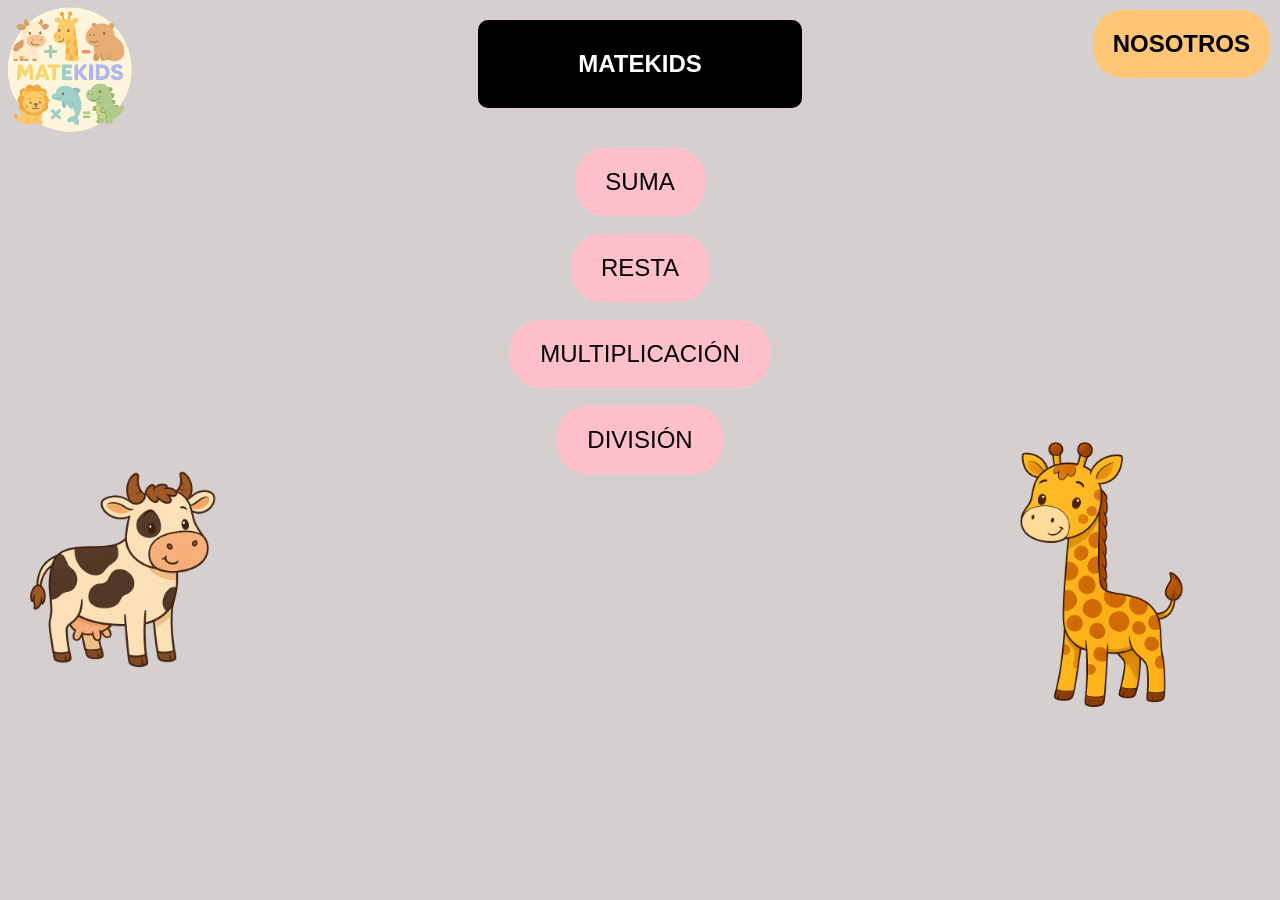
<file: PROYECTO-MATEKIDS/index.html>
<!DOCTYPE html>
<html lang="es">
<head>
    <meta charset="UTF-8">
    <meta name="viewport" content="width=device-width, initial-scale=1.0">
    <title>MATEKIDS</title>
    <link rel="stylesheet" href="index.css" type="text/css">
</head>
<body>
    <a class="nosotros" href="nosotros.html">NOSOTROS</a> <!-- Boton para pantalla de nosotros -->

    <button class="my-button"><b>MATEKIDS</b></button> <!-- Título principal -->

    <div class="Logo">
        <img src="img/logo.png" alt="Logo Matekids">
    </div>

    <div class="botones-container"> <!-- Botones de operaciones -->
        <a class="boton" href="sumas.html">SUMA</a>
        <a class="boton" href="resta.html">RESTA</a>
        <a class="boton" href="multiplicacion.html">MULTIPLICACIÓN</a>
        <a class="boton" href="division.html">DIVISIÓN</a>
    </div>

    <div class="animals"> <!-- Imágenes de animales -->
        <img src="img/vaca.png" alt="Vaca">
        <img src="img/jirafa.png" alt="Jirafa">
    </div>
</body>
</html>
</file>
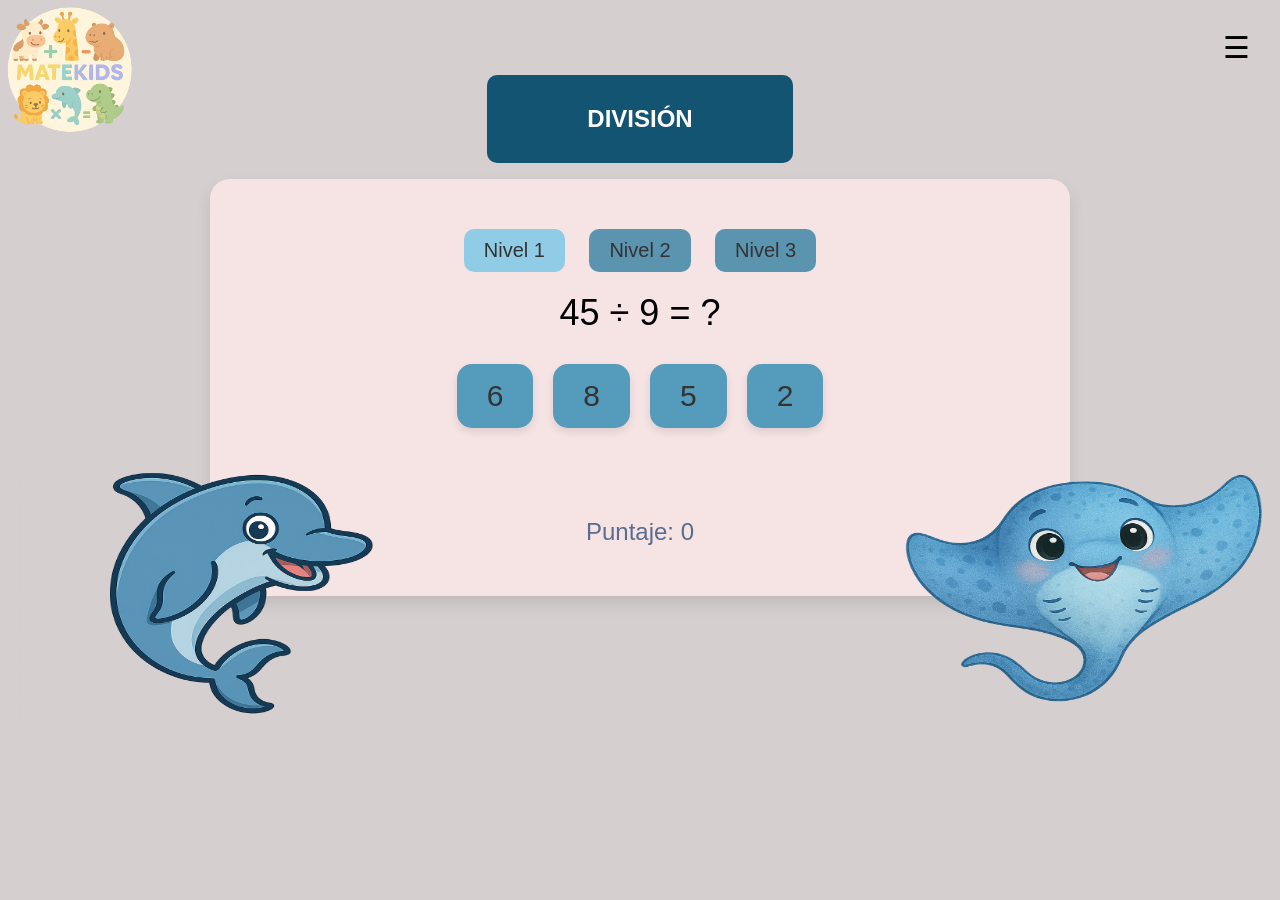
<file: PROYECTO-MATEKIDS/division.html>
<!DOCTYPE html>
<html lang="en">
<head>
    <meta charset="UTF-8">
    <meta name="viewport" content="width=device-width, initial-scale=1.0">
    <link rel="stylesheet" href="division.css" type="text/css">
    <title>MATEKIDS</title>
</head>
<body>
    <!-- Menu de hamburguesa -->
      <nav class="nav">
        <input type="checkbox" id="menu-toggle" class="menu-toggle">
        <label for="menu-toggle" class="menu-icon">&#9776;</label> <!-- icono de menu  -->

        <ul class="menu"> <!-- lista de menu -->
        <li><a href="index.html">Inicio</a></li>
        <li><a href="sumas.html">Suma</a></li>
        <li><a href="resta.html">Resta</a></li>
        <li><a href="multiplicacion.html">Multiplicación</a></li>
        <li><a href="division.html">División</a></li>
        <li><a href="nosotros.html">Nosotros</a></li>
        </ul>
    </nav>

     <button class="my-button5"><b>DIVISIÓN</b></button> <!-- titulo de operacion -->
    <div class="Logo2">
        <img src="img/logo.png" alt=""> <!-- logo de matekids -->
    </div>
    
    <p></p>
    <p></p>

    <div class="container">
        
        <div class="level-selector">
            <button class="level-btn active" data-level="1">Nivel 1</button>
            <button class="level-btn" data-level="2">Nivel 2</button>
            <button class="level-btn" data-level="3">Nivel 3</button>
        </div>
        
        <div class="math-problem" id="problem">6 + 3 = ?</div>
        
        <div class="options" id="options">
            <button class="option">7</button>
            <button class="option">8</button>
            <button class="option">9</button>
            <button class="option">10</button>
        </div>
        
        <div class="message" id="message"></div>
        
        <div class="score" id="score">Puntaje: 0</div>
    </div>
    
     <div class="animals-delfi">
        <img src="img/delfin.png" alt="leon">
        <img src="img/mant.png" alt="palmas">
    </div>

    <script>
        const problemElement = document.getElementById('problem');
        const optionsElement = document.getElementById('options');
        const messageElement = document.getElementById('message');
        const scoreElement = document.getElementById('score');
        const operationButtons = document.querySelectorAll('.operation-btn');
        const levelButtons = document.querySelectorAll('.level-btn');
        
        let currentOperation = 'division';
        let currentLevel = 1;
        let score = 0;
        let correctAnswer = 0;
        
        // Sonidos
        const correctSound = new Audio('sonido/bien.mp3');
        const incorrectSound = new Audio('sonido/mal.mp3');

        // Inicializar el juego
        generateProblem();
        
        // Event listeners para las operaciones
        operationButtons.forEach(button => {
            button.addEventListener('click', () => {
                operationButtons.forEach(btn => btn.classList.remove('active'));
                button.classList.add('active');
                currentOperation = button.getAttribute('data-operation');
                generateProblem();
            });
        });
        
        // Event listeners para los niveles
        levelButtons.forEach(button => {
            button.addEventListener('click', () => {
                levelButtons.forEach(btn => btn.classList.remove('active'));
                button.classList.add('active');
                currentLevel = parseInt(button.getAttribute('data-level'));
                generateProblem();
            });
        });
        
        // Event listener para las opciones de respuesta
        optionsElement.addEventListener('click', (e) => {
            if (e.target.classList.contains('option')) {
                const selectedAnswer = parseInt(e.target.textContent);
                checkAnswer(selectedAnswer);
            }
        });
        
        function generateProblem() {
            let num1, num2, operator, problem;
            
            // Definir rango según el nivel
            let max;
            switch (currentLevel) {
                case 1:
                    max = 10;
                    break;
                case 2:
                    max = 20;
                    break;
                case 3:
                    max = 50;
                    break;
            }
            
            // Generar números aleatorios
            num1 = Math.floor(Math.random() * max) + 1;
            num2 = Math.floor(Math.random() * max) + 1;
            
            // Ajustar para cada operación
            switch (currentOperation) {
                case 'division':
                    // Generar divisiones exactas
                    num2 = Math.floor(Math.random() * 10) + 1;
                    correctAnswer = Math.floor(Math.random() * (max / 2)) + 1;
                    num1 = num2 * correctAnswer;
                    operator = '÷';
                    break;
            }
            
            problem = `${num1} ${operator} ${num2} = ?`;
            problemElement.textContent = problem;
            
            // Generar opciones
            generateOptions(correctAnswer);
            
            // Limpiar mensaje
            messageElement.textContent = '';
            messageElement.className = 'message';
        }
        
        function generateOptions(correct) {
            const options = [correct];
            const range = currentLevel === 1 ? 5 : (currentLevel === 2 ? 10 : 20);
            
            // Generar 3 opciones incorrectas
            while (options.length < 4) {
                const offset = Math.floor(Math.random() * range) + 1;
                const sign = Math.random() < 0.5 ? 1 : -1;
                const newOption = correct + (offset * sign);
                
                if (newOption > 0 && !options.includes(newOption)) {
                    options.push(newOption);
                }
            }
            
            // Mezclar opciones
            shuffleArray(options);
            
            // Actualizar opciones en HTML
            optionsElement.innerHTML = '';
            options.forEach(option => {
                const button = document.createElement('button');
                button.className = 'option';
                button.textContent = option;
                optionsElement.appendChild(button);
            });
        }
        
        function checkAnswer(selected) {
            if (selected === correctAnswer) {
                messageElement.textContent = '¡Correcto!';
                messageElement.className = 'message correct';
                score++;
                scoreElement.textContent = `Puntaje: ${score}`;
                createConfetti();
                correctSound.play();
                
                // Breve pausa antes del siguiente problema
                setTimeout(generateProblem, 1500);
            } else {
                messageElement.textContent = '¡Incorrecto! Intentemos otra operación';
                messageElement.className = 'message incorrect';
                incorrectSound.play();
                
                // Generar una nueva operación después de un error
                setTimeout(generateProblem, 1500);
            }
        }
        
        function createConfetti() {
            for (let i = 0; i < 50; i++) {
                const confetti = document.createElement('div');
                confetti.className = 'confetti';
                confetti.style.left = `${Math.random() * 100}%`;
                confetti.style.backgroundColor = getRandomColor();
                confetti.style.animationDelay = `${Math.random() * 3}s`;
                document.body.appendChild(confetti);
                
                // Eliminar confeti después de la animación
                setTimeout(() => {
                    confetti.remove();
                }, 3000);
            }
        }
        
        function getRandomColor() {
            const colors = ['#ff6b6b', '#4ecdc4', '#ffe66d', '#118ab2', '#06d6a0', '#ffd166', '#ef476f'];
            return colors[Math.floor(Math.random() * colors.length)];
        }
        
        function shuffleArray(array) {
            for (let i = array.length - 1; i > 0; i--) {
                const j = Math.floor(Math.random() * (i + 1));
                [array[i], array[j]] = [array[j], array[i]];
            }
        }
    </script>
</body>
</html>
</file>
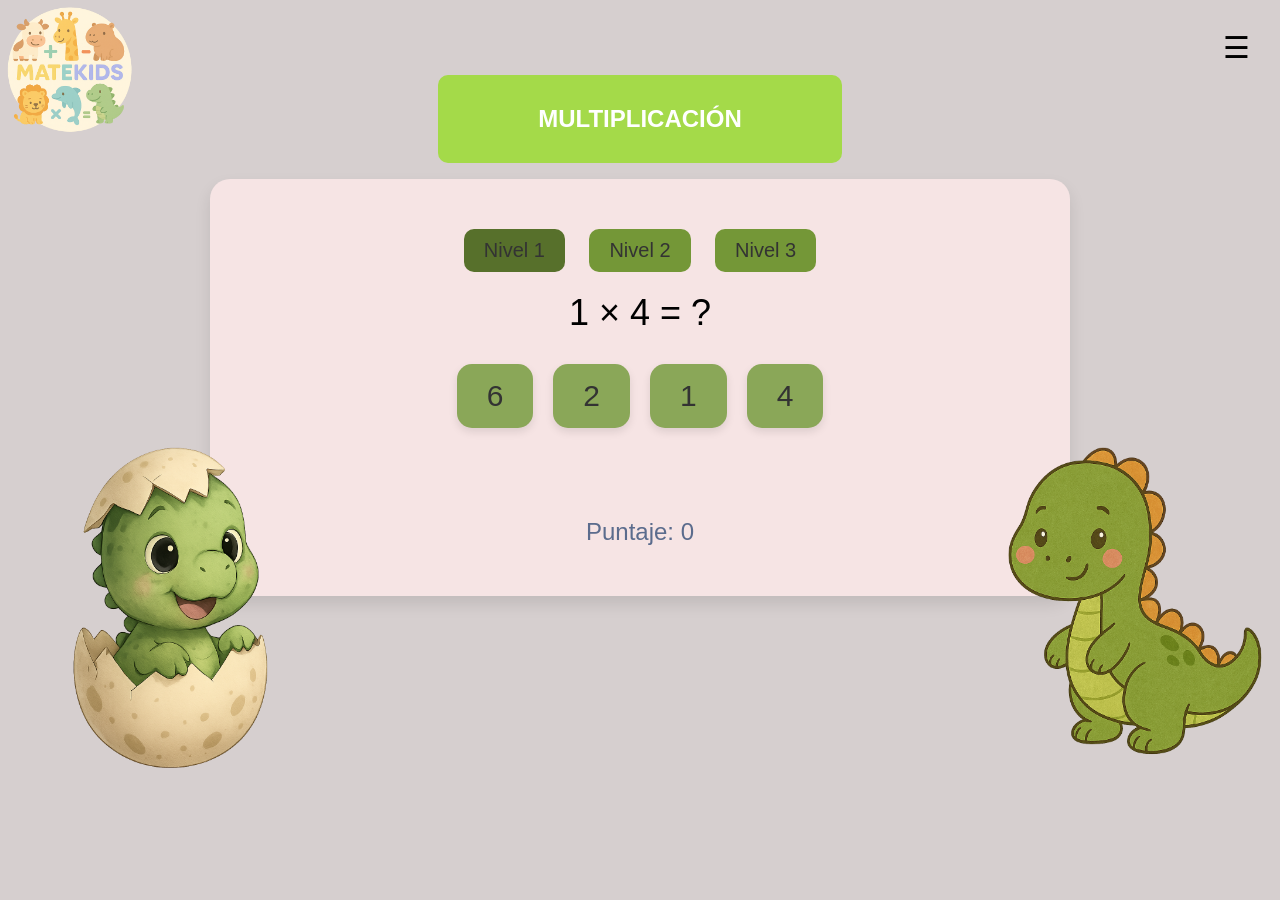
<file: PROYECTO-MATEKIDS/multiplicacion.html>
<!DOCTYPE html>
<html lang="en">
<head>
    <meta charset="UTF-8">
    <meta name="viewport" content="width=device-width, initial-scale=1.0">
    <link rel="stylesheet" href="multiplicacion.css" type="text/css">
    <title>MATEKIDS</title>
</head>
<body>
    
      <!-- Menu de hamburguesa -->
      <nav class="nav">
        <input type="checkbox" id="menu-toggle" class="menu-toggle">
        <label for="menu-toggle" class="menu-icon">&#9776;</label> <!-- icono de menu  -->

        <ul class="menu"> <!-- lista de menu -->
        <li><a href="index.html">Inicio</a></li>
        <li><a href="sumas.html">Suma</a></li>
        <li><a href="resta.html">Resta</a></li>
        <li><a href="multiplicacion.html">Multiplicación</a></li>
        <li><a href="division.html">División</a></li>
        <li><a href="nosotros.html">Nosotros</a></li>
        </ul>
    </nav>

     <button class="my-button4"><b>MULTIPLICACIÓN</b></button> <!-- titulo de operacion -->
    <div class="Logo2">
        <img src="img/logo.png" alt=""> <!-- logo de matekids -->
    </div>
    
    <p></p>
    <p></p>
    <div class="container">
        
        <div class="level-selector">
            <button class="level-btn active" data-level="1">Nivel 1</button>
            <button class="level-btn" data-level="2">Nivel 2</button>
            <button class="level-btn" data-level="3">Nivel 3</button>
        </div>
        
        <div class="math-problem" id="problem">6 + 3 = ?</div>
        
        <div class="options" id="options">
            <button class="option">7</button>
            <button class="option">8</button>
            <button class="option">9</button>
            <button class="option">10</button>
        </div>
        
        <div class="message" id="message"></div>
        
        <div class="score" id="score">Puntaje: 0</div>
    </div>
    
    <div class="animals-dino">
        <img src="img/dino1.png" alt="Vaca">
        <img src="img/dino2.png" alt="Jirafa">
    </div>

    <script>
        const problemElement = document.getElementById('problem');
        const optionsElement = document.getElementById('options');
        const messageElement = document.getElementById('message');
        const scoreElement = document.getElementById('score');
        const operationButtons = document.querySelectorAll('.operation-btn');
        const levelButtons = document.querySelectorAll('.level-btn');
        
        let currentOperation = 'multiplicacion';
        let currentLevel = 1;
        let score = 0;
        let correctAnswer = 0;
        
        // Sonidos
        const correctSound = new Audio('sonido/bien.mp3');
        const incorrectSound = new Audio('sonido/mal.mp3');

        // Inicializar el juego
        generateProblem();
        
        // Event listeners para las operaciones
        operationButtons.forEach(button => {
            button.addEventListener('click', () => {
                operationButtons.forEach(btn => btn.classList.remove('active'));
                button.classList.add('active');
                currentOperation = button.getAttribute('data-operation');
                generateProblem();
            });
        });
        
        // Event listeners para los niveles
        levelButtons.forEach(button => {
            button.addEventListener('click', () => {
                levelButtons.forEach(btn => btn.classList.remove('active'));
                button.classList.add('active');
                currentLevel = parseInt(button.getAttribute('data-level'));
                generateProblem();
            });
        });
        
        // Event listener para las opciones de respuesta
        optionsElement.addEventListener('click', (e) => {
            if (e.target.classList.contains('option')) {
                const selectedAnswer = parseInt(e.target.textContent);
                checkAnswer(selectedAnswer);
            }
        });
        
        function generateProblem() {
            let num1, num2, operator, problem;
            
            // Definir rango según el nivel
            let max;
            switch (currentLevel) {
                case 1:
                    max = 10;
                    break;
                case 2:
                    max = 20;
                    break;
                case 3:
                    max = 50;
                    break;
            }
            
            // Generar números aleatorios
            num1 = Math.floor(Math.random() * max) + 1;
            num2 = Math.floor(Math.random() * max) + 1;
            
            // Ajustar para cada operación
            switch (currentOperation) {
                case 'multiplicacion':
                    // Reducir rango para multiplicación
                    num1 = Math.floor(Math.random() * (max / 2)) + 1;
                    num2 = Math.floor(Math.random() * (max / 2)) + 1;
                    operator = '×';
                    correctAnswer = num1 * num2;
                    break;
            }
            
            problem = `${num1} ${operator} ${num2} = ?`;
            problemElement.textContent = problem;
            
            // Generar opciones
            generateOptions(correctAnswer);
            
            // Limpiar mensaje
            messageElement.textContent = '';
            messageElement.className = 'message';
        }
        
        function generateOptions(correct) {
            const options = [correct];
            const range = currentLevel === 1 ? 5 : (currentLevel === 2 ? 10 : 20);
            
            // Generar 3 opciones incorrectas
            while (options.length < 4) {
                const offset = Math.floor(Math.random() * range) + 1;
                const sign = Math.random() < 0.5 ? 1 : -1;
                const newOption = correct + (offset * sign);
                
                if (newOption > 0 && !options.includes(newOption)) {
                    options.push(newOption);
                }
            }
            
            // Mezclar opciones
            shuffleArray(options);
            
            // Actualizar opciones en HTML
            optionsElement.innerHTML = '';
            options.forEach(option => {
                const button = document.createElement('button');
                button.className = 'option';
                button.textContent = option;
                optionsElement.appendChild(button);
            });
        }
        
        function checkAnswer(selected) {
            if (selected === correctAnswer) {
                messageElement.textContent = '¡Correcto!';
                messageElement.className = 'message correct';
                score++;
                scoreElement.textContent = `Puntaje: ${score}`;
                createConfetti();
                correctSound.play();
                
                // Breve pausa antes del siguiente problema
                setTimeout(generateProblem, 1500);
            } else {
                messageElement.textContent = '¡Incorrecto! Intentemos otra operación';
                messageElement.className = 'message incorrect';
                incorrectSound.play();
                
                // Generar una nueva operación después de un error
                setTimeout(generateProblem, 1500);
            }
        }
        
        function createConfetti() {
            for (let i = 0; i < 50; i++) {
                const confetti = document.createElement('div');
                confetti.className = 'confetti';
                confetti.style.left = `${Math.random() * 100}%`;
                confetti.style.backgroundColor = getRandomColor();
                confetti.style.animationDelay = `${Math.random() * 3}s`;
                document.body.appendChild(confetti);
                
                // Eliminar confeti después de la animación
                setTimeout(() => {
                    confetti.remove();
                }, 3000);
            }
        }
        
        function getRandomColor() {
            const colors = ['#ff6b6b', '#4ecdc4', '#ffe66d', '#118ab2', '#06d6a0', '#ffd166', '#ef476f'];
            return colors[Math.floor(Math.random() * colors.length)];
        }
        
        function shuffleArray(array) {
            for (let i = array.length - 1; i > 0; i--) {
                const j = Math.floor(Math.random() * (i + 1));
                [array[i], array[j]] = [array[j], array[i]];
            }
        }
    </script>
</body>
</html>
</file>
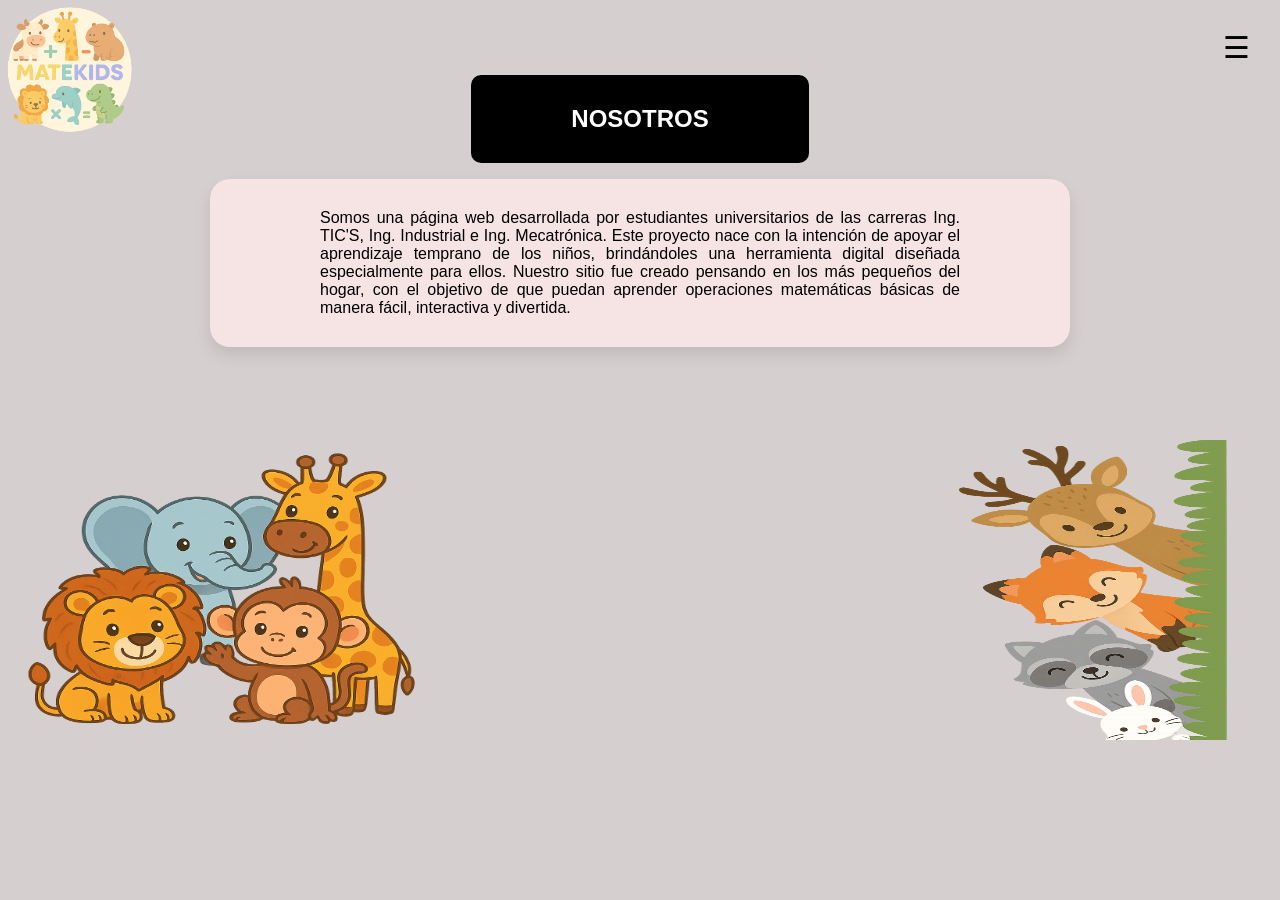
<file: PROYECTO-MATEKIDS/nosotros.html>
<!DOCTYPE html>
<html lang="en">
<head>
    <meta charset="UTF-8">
    <meta name="viewport" content="width=device-width, initial-scale=1.0">
    <link rel="stylesheet" href="nosotros.css" type="text/css">
    <title>MATEKIDS</title>
</head>
<body>

      <!-- Menu de hamburguesa -->
      <nav class="nav">
        <input type="checkbox" id="menu-toggle" class="menu-toggle">
        <label for="menu-toggle" class="menu-icon">&#9776;</label> <!-- icono de menu  -->

        <ul class="menu"> <!-- lista de menu -->
        <li><a href="index.html">Inicio</a></li>
        <li><a href="sumas.html">Suma</a></li>
        <li><a href="resta.html">Resta</a></li>
        <li><a href="multiplicacion.html">Multiplicación</a></li>
        <li><a href="division.html">División</a></li>
        <li><a href="nosotros.html">Nosotros</a></li>
        </ul>
    </nav>

     <button class="my-button6"><b>NOSOTROS</b></button> <!-- titulo de operacion -->
    <div class="Logo2">
        <img src="img/logo.png" alt=""> <!-- logo de matekids -->
    </div>
    
    <p></p>
    <p></p>
    
    <div class="container">
        
       <p class="parrafo">Somos una página web desarrollada por estudiantes universitarios de las carreras Ing. TIC'S, Ing. Industrial e Ing. Mecatrónica.
          Este proyecto nace con la intención de apoyar el aprendizaje temprano de los niños, brindándoles una herramienta digital diseñada especialmente para ellos.
          Nuestro sitio fue creado pensando en los más pequeños del hogar, con el objetivo de que puedan aprender operaciones matemáticas básicas de manera fácil, interactiva y divertida.
        </p> 
    </div>

   
        
 
    
    <div class="animals-ani">
        <img src="img/animales.png" alt="animales">
        <img src="img/animalitos2.png" alt="animales2">
    </div>
        
</body>
</html>
</file>
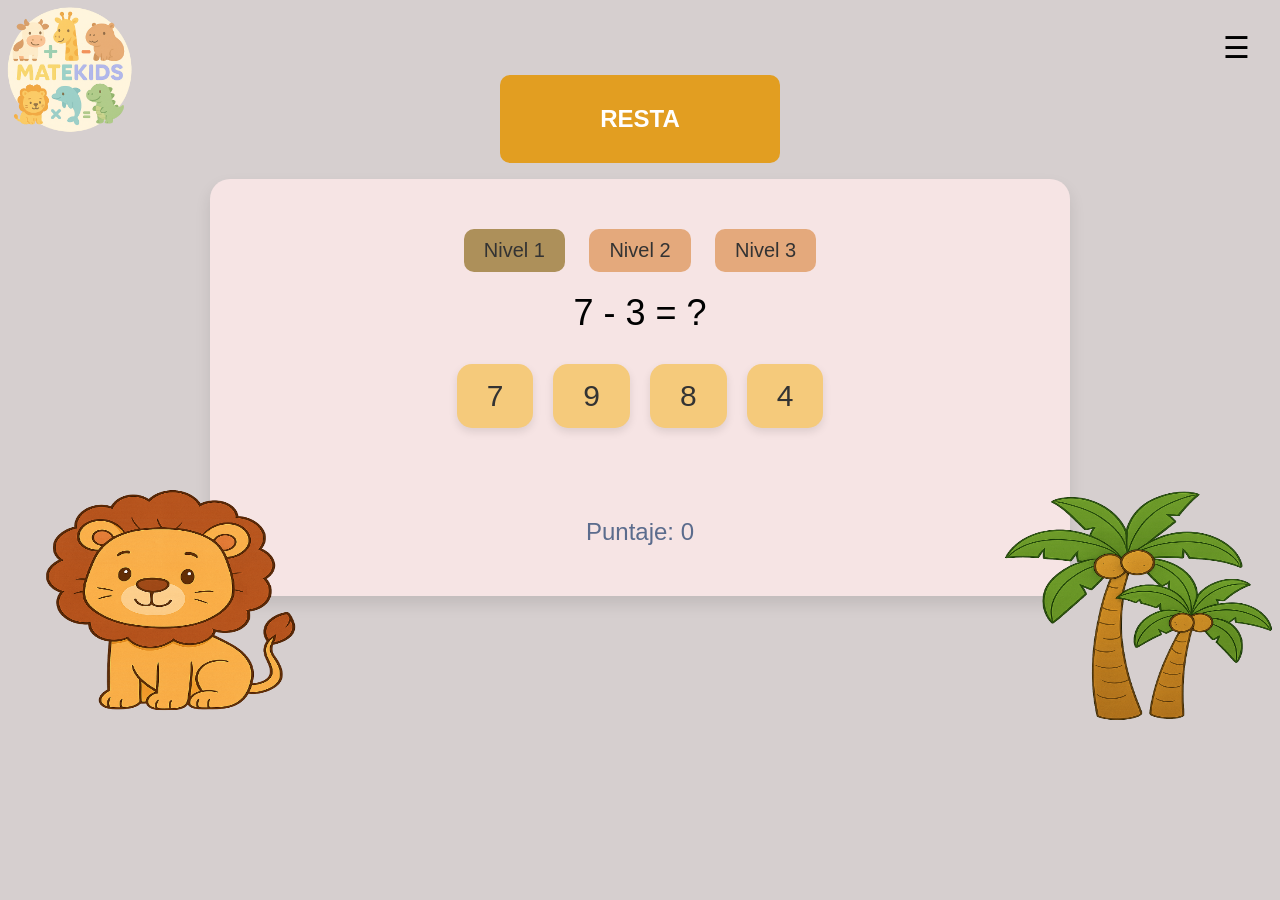
<file: PROYECTO-MATEKIDS/resta.html>
<!DOCTYPE html>
<html lang="en">
<head>
    <meta charset="UTF-8">
    <meta name="viewport" content="width=device-width, initial-scale=1.0">
    <link rel="stylesheet" href="resta.css" type="text/css">
    <title>MATEKIDS</title>
</head>
<body>

    <!-- Menu de hamburguesa -->
      <nav class="nav">
        <input type="checkbox" id="menu-toggle" class="menu-toggle">
        <label for="menu-toggle" class="menu-icon">&#9776;</label> <!-- icono de menu  -->

        <ul class="menu"> <!-- lista de menu -->
        <li><a href="index.html">Inicio</a></li>
        <li><a href="sumas.html">Suma</a></li>
        <li><a href="resta.html">Resta</a></li>
        <li><a href="multiplicacion.html">Multiplicación</a></li>
        <li><a href="division.html">División</a></li>
        <li><a href="nosotros.html">Nosotros</a></li>
        </ul>
    </nav>

     <button class="my-button3"><b>RESTA</b></button> <!-- titulo de operacion -->
    <div class="Logo2">
        <img src="img/logo.png" alt=""> <!-- logo de matekids -->
    </div>
    
    <p></p>
    <p></p>
    <div class="container">
        
        <div class="level-selector">
            <button class="level-btn active" data-level="1">Nivel 1</button>
            <button class="level-btn" data-level="2">Nivel 2</button>
            <button class="level-btn" data-level="3">Nivel 3</button>
        </div>
        
        <div class="math-problem" id="problem">6 - 3 = ?</div>
        
        <div class="options" id="options">
            <button class="option">7</button>
            <button class="option">8</button>
            <button class="option">9</button>
            <button class="option">10</button>
        </div>
        
        <div class="message" id="message"></div>
        
        <div class="score" id="score">Puntaje: 0</div>
    </div>

     <div class="animals-leon">
        <img src="img/leon.png" alt="leon">
        <img src="img/palmas.png" alt="palmas">
    </div>
    

    <script>
        const problemElement = document.getElementById('problem');
        const optionsElement = document.getElementById('options');
        const messageElement = document.getElementById('message');
        const scoreElement = document.getElementById('score');
        const operationButtons = document.querySelectorAll('.operation-btn');
        const levelButtons = document.querySelectorAll('.level-btn');
        
        let currentOperation = 'resta';
        let currentLevel = 1;
        let score = 0;
        let correctAnswer = 0;
        
        // Sonidos
        const correctSound = new Audio('sonido/bien.mp3');
        const incorrectSound = new Audio('sonido/mal.mp3');

        // Inicializar el juego
        generateProblem();
        
        // Event listeners para las operaciones
        operationButtons.forEach(button => {
            button.addEventListener('click', () => {
                operationButtons.forEach(btn => btn.classList.remove('active'));
                button.classList.add('active');
                currentOperation = button.getAttribute('data-operation');
                generateProblem();
            });
        });
        
        // Event listeners para los niveles
        levelButtons.forEach(button => {
            button.addEventListener('click', () => {
                levelButtons.forEach(btn => btn.classList.remove('active'));
                button.classList.add('active');
                currentLevel = parseInt(button.getAttribute('data-level'));
                generateProblem();
            });
        });
        
        // Event listener para las opciones de respuesta
        optionsElement.addEventListener('click', (e) => {
            if (e.target.classList.contains('option')) {
                const selectedAnswer = parseInt(e.target.textContent);
                checkAnswer(selectedAnswer);
            }
        });
        
        function generateProblem() {
            let num1, num2, operator, problem;
            
            // Definir rango según el nivel
            let max;
            switch (currentLevel) {
                case 1:
                    max = 10;
                    break;
                case 2:
                    max = 20;
                    break;
                case 3:
                    max = 50;
                    break;
            }
            
            // Generar números aleatorios
            num1 = Math.floor(Math.random() * max) + 1;
            num2 = Math.floor(Math.random() * max) + 1;
            
            // Ajustar para cada operación
            switch (currentOperation) {
                case 'resta':
                    if (num1 < num2) {
                        [num1, num2] = [num2, num1]; // Asegurar que la resta sea positiva
                    }
                    operator = '-';
                    correctAnswer = num1 - num2;
                    break;
            }
            
            problem = `${num1} ${operator} ${num2} = ?`;
            problemElement.textContent = problem;
            
            // Generar opciones
            generateOptions(correctAnswer);
            
            // Limpiar mensaje
            messageElement.textContent = '';
            messageElement.className = 'message';
        }
        
        function generateOptions(correct) {
            const options = [correct];
            const range = currentLevel === 1 ? 5 : (currentLevel === 2 ? 10 : 20);
            
            // Generar 3 opciones incorrectas
            while (options.length < 4) {
                const offset = Math.floor(Math.random() * range) + 1;
                const sign = Math.random() < 0.5 ? 1 : -1;
                const newOption = correct + (offset * sign);
                
                if (newOption > 0 && !options.includes(newOption)) {
                    options.push(newOption);
                }
            }
            
            // Mezclar opciones
            shuffleArray(options);
            
            // Actualizar opciones en HTML
            optionsElement.innerHTML = '';
            options.forEach(option => {
                const button = document.createElement('button');
                button.className = 'option';
                button.textContent = option;
                optionsElement.appendChild(button);
            });
        }
        
        function checkAnswer(selected) {
            if (selected === correctAnswer) {
                messageElement.textContent = '¡Correcto!';
                messageElement.className = 'message correct';
                score++;
                scoreElement.textContent = `Puntaje: ${score}`;
                createConfetti();
                correctSound.play();
                
                // Breve pausa antes del siguiente problema
                setTimeout(generateProblem, 1500);
            } else {
                messageElement.textContent = '¡Incorrecto! Intentemos otra operación';
                messageElement.className = 'message incorrect';
                incorrectSound.play();
                
                // Generar una nueva operación después de un error
                setTimeout(generateProblem, 1500);
            }
        }
        
        function createConfetti() {
            for (let i = 0; i < 50; i++) {
                const confetti = document.createElement('div');
                confetti.className = 'confetti';
                confetti.style.left = `${Math.random() * 100}%`;
                confetti.style.backgroundColor = getRandomColor();
                confetti.style.animationDelay = `${Math.random() * 3}s`;
                document.body.appendChild(confetti);
                
                // Eliminar confeti después de la animación
                setTimeout(() => {
                    confetti.remove();
                }, 3000);
            }
        }
        
        function getRandomColor() {
            const colors = ['#ff6b6b', '#4ecdc4', '#ffe66d', '#118ab2', '#06d6a0', '#ffd166', '#ef476f'];
            return colors[Math.floor(Math.random() * colors.length)];
        }
        
        function shuffleArray(array) {
            for (let i = array.length - 1; i > 0; i--) {
                const j = Math.floor(Math.random() * (i + 1));
                [array[i], array[j]] = [array[j], array[i]];
            }
        }
    </script>
</body>
</html>
</file>
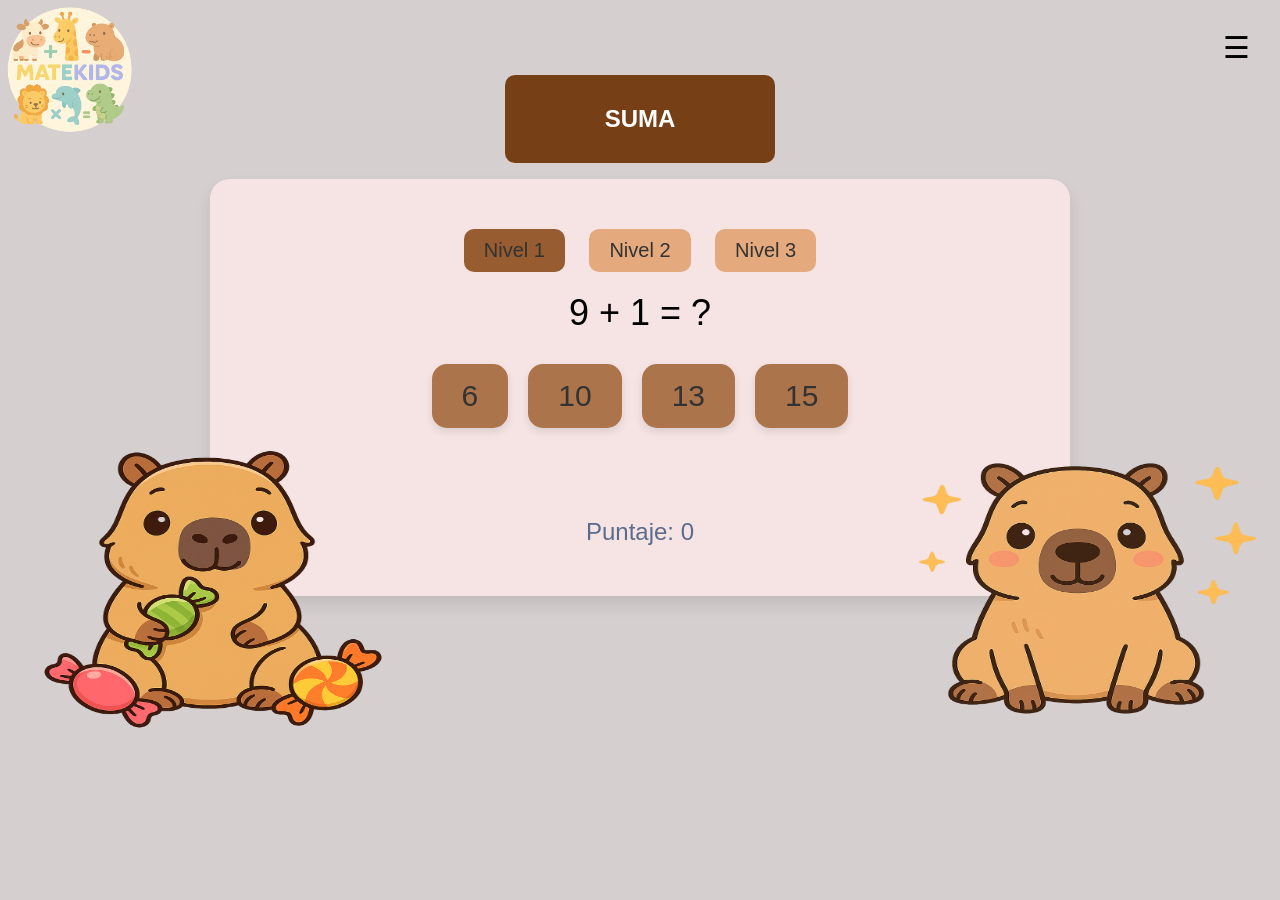
<file: PROYECTO-MATEKIDS/sumas.html>
<!DOCTYPE html>
<html lang="en">
<head>
    <meta charset="UTF-8">
    <meta name="viewport" content="width=device-width, initial-scale=1.0">
    <link rel="stylesheet" href="sumas.css" type="text/css">
    <title>MATEKIDS</title>
</head>
<body>

      <!-- Menu de hamburguesa -->
      <nav class="nav">
        <input type="checkbox" id="menu-toggle" class="menu-toggle">
        <label for="menu-toggle" class="menu-icon">&#9776;</label> <!-- icono de menu  -->

        <ul class="menu"> <!-- lista de menu -->
        <li><a href="index.html">Inicio</a></li>
        <li><a href="sumas.html">Suma</a></li>
        <li><a href="resta.html">Resta</a></li>
        <li><a href="multiplicacion.html">Multiplicación</a></li>
        <li><a href="division.html">División</a></li>
        <li><a href="nosotros.html">Nosotros</a></li>
        </ul>
    </nav>

     <button class="my-button2"><b>SUMA</b></button> <!-- titulo de operacion -->
    <div class="Logo2">
        <img src="img/logo.png" alt=""> <!-- logo de matekids -->
    </div>
    
    <p></p>
    <p></p>
    
    <div class="container">
        
        

        <div class="level-selector">
            <button class="level-btn active" data-level="1">Nivel 1</button>
            <button class="level-btn" data-level="2">Nivel 2</button>
            <button class="level-btn" data-level="3">Nivel 3</button>
        </div>
        
   
        
        <div class="math-problem" id="problem">6 + 3 = ?</div>
        
        <div class="options" id="options">
            <button class="option">7</button>
            <button class="option">8</button>
            <button class="option">9</button>
            <button class="option">10</button>
        </div>
        
        <div class="message" id="message"></div>
        
        <div class="score" id="score">Puntaje: 0</div>
    </div>
    
    <div class="animals-capi">
        <img src="img/capibara1.png" alt="Vaca">
        <img src="img/caoibara2.png" alt="Jirafa">
    </div>
    
 

    <script>
        const problemElement = document.getElementById('problem');
        const optionsElement = document.getElementById('options');
        const messageElement = document.getElementById('message');
        const scoreElement = document.getElementById('score');
        const operationButtons = document.querySelectorAll('.operation-btn');
        const levelButtons = document.querySelectorAll('.level-btn');
        
        let currentOperation = 'suma';
        let currentLevel = 1;
        let score = 0;
        let correctAnswer = 0;
        
        // Sonidos
        const correctSound = new Audio('sonido/bien.mp3');
        const incorrectSound = new Audio('sonido/mal.mp3');

        // Inicializar el juego
        generateProblem();
        
        // Event listeners para las operaciones
        operationButtons.forEach(button => {
            button.addEventListener('click', () => {
                operationButtons.forEach(btn => btn.classList.remove('active'));
                button.classList.add('active');
                currentOperation = button.getAttribute('data-operation');
                generateProblem();
            });
        });
        
        levelButtons.forEach(button => {
            button.addEventListener('click', () => {
                levelButtons.forEach(btn => btn.classList.remove('active'));
                button.classList.add('active');
                currentLevel = parseInt(button.getAttribute('data-level'));
                generateProblem();
            });
        });
        
        
        // Event listener para las opciones de respuesta
        optionsElement.addEventListener('click', (e) => {
            if (e.target.classList.contains('option')) {
                const selectedAnswer = parseInt(e.target.textContent);
                checkAnswer(selectedAnswer);
            }
        });
        
        function generateProblem() {
            let num1, num2, operator, problem;
            
            // Definir rango según el nivel
            let max;
            switch (currentLevel) {
                case 1:
                    max = 10;
                    break;
                case 2:
                    max = 20;
                    break;
                case 3:
                    max = 50;
                    break;
            }
            
            // Generar números aleatorios
            num1 = Math.floor(Math.random() * max) + 1;
            num2 = Math.floor(Math.random() * max) + 1;
            
            // Ajustar para cada operación
            switch (currentOperation) {
                case 'suma':
                    operator = '+';
                    correctAnswer = num1 + num2;
                    break;
              
            }
            
            problem = `${num1} ${operator} ${num2} = ?`;
            problemElement.textContent = problem;
            
            // Generar opciones
            generateOptions(correctAnswer);
            
            // Limpiar mensaje
            messageElement.textContent = '';
            messageElement.className = 'message';
        }
        
        function generateOptions(correct) {
            const options = [correct];
            const range = currentLevel === 1 ? 5 : (currentLevel === 2 ? 10 : 20);
            
            // Generar 3 opciones incorrectas
            while (options.length < 4) {
                const offset = Math.floor(Math.random() * range) + 1;
                const sign = Math.random() < 0.5 ? 1 : -1;
                const newOption = correct + (offset * sign);
                
                if (newOption > 0 && !options.includes(newOption)) {
                    options.push(newOption);
                }
            }
            
            // Mezclar opciones
            shuffleArray(options);
            
            // Actualizar opciones en HTML
            optionsElement.innerHTML = '';
            options.forEach(option => {
                const button = document.createElement('button');
                button.className = 'option';
                button.textContent = option;
                optionsElement.appendChild(button);
            });
        }
        
        function checkAnswer(selected) {
            if (selected === correctAnswer) {
                messageElement.textContent = '¡Correcto!';
                messageElement.className = 'message correct';
                score++;
                scoreElement.textContent = `Puntaje: ${score}`;
                createConfetti();
                correctSound.play();
                
                // Breve pausa antes del siguiente problema
                setTimeout(generateProblem, 1500);
            } else {
                messageElement.textContent = '¡Incorrecto! Intentemos otra operación';
                messageElement.className = 'message incorrect';
                incorrectSound.play();
                
                // Generar una nueva operación después de un error
                setTimeout(generateProblem, 1500);
            }
        }
        
        function createConfetti() {
            for (let i = 0; i < 50; i++) {
                const confetti = document.createElement('div');
                confetti.className = 'confetti';
                confetti.style.left = `${Math.random() * 100}%`;
                confetti.style.backgroundColor = getRandomColor();
                confetti.style.animationDelay = `${Math.random() * 3}s`;
                document.body.appendChild(confetti);
                
                // Eliminar confeti después de la animación
                setTimeout(() => {
                    confetti.remove();
                }, 3000);
            }
        }
        
        function getRandomColor() {
            const colors = ['#ff6b6b', '#4ecdc4', '#ffe66d', '#118ab2', '#06d6a0', '#ffd166', '#ef476f'];
            return colors[Math.floor(Math.random() * colors.length)];
        }
        
        function shuffleArray(array) {
            for (let i = array.length - 1; i > 0; i--) {
                const j = Math.floor(Math.random() * (i + 1));
                [array[i], array[j]] = [array[j], array[i]];
            }
        }
    </script>
</body>
</html>
</file>
<file: PROYECTO-MATEKIDS/index.css>
/** PÁGINA PRINCIPAL **/
body {
    font-family: 'Comic Sans MS', cursive, sans-serif;
    background-color: #D6CFCF;
    margin: 0;
    padding: 20px;
    text-align: center;
    color: #5a5a5a;
}

/** Título **/
.my-button {
    padding: 30px 100px;
    font-style: normal;
    background-color: #000;
    color: white;
    border: none;
    border-radius: 10px;
    cursor: pointer;
    font-size: 1.5rem;
}

/** Enlace "NOSOTROS" estilo botón **/
.nosotros {
    display: inline-block;
    padding: 20px 20px;
    font-style: normal;
    background-color: #ffc677;
    color: black;
    border: none;
    border-radius: 30px;
    cursor: pointer;
    font-size: 1.5rem;
    position: absolute;
    top: 10px;
    right: 10px;
    text-decoration: none;
    font-weight: bold;
    
}

/** Botones de operaciones **/
.botones-container {
    display: flex;
    flex-direction: column;
    gap: 18px;
    align-items: center;
    margin-top: 40px;
    border-radius: 30px;
}

.boton {
    background-color: pink;
    color: black;
    padding: 20px 30px;
    font-size: 1.5rem;
    cursor: pointer;
    border-radius: 30px;
    transition: 0.3s;
    text-decoration: none;
}

/** Imágenes de animales **/
.animals {
    position: relative;
    bottom: 10px;
    display: flex;
    top: -50px;
    bottom: 10px;
    justify-content: space-between;
    width: 95%;
}
.animals img {
    width: 200px;
}

/** Logo **/
.Logo {
    position: absolute;
    top: 0;
    left: 0;
    width: 100px;
    height: auto;
}
.Logo img {
    width: 140px;
}
/**Responsiva**/
@media (max-width: 600px) {
  .my-button {
    font-size: 1.2rem;
    padding: 20px 80px;;
  }

  .nosotros{
    width: 50px;
    font-size: 0.7rem;
  }

  .boton {
    width: 100%;
    font-size: 1rem;
  }

  .Logo img {
    width: 100px;
  }

  .animals img {
    width: 120px;
    margin-top: 100px;
  }
}
</file>
<file: PROYECTO-MATEKIDS/division.css>
body {
    font-family: 'Comic Sans MS', cursive, sans-serif;
    background-color: #D6CFCF;
    margin: 0;
    padding: 20px;
    text-align: center;
    overflow-x: hidden;
}

/**Titulo de suma**/
.my-button5 {
    padding: 30px 100px;
    font-style: normal;
    background-color: #135473;
    color: white;
    border: none;
    border-radius: 10px;
    cursor: pointer;
    font-size: 1.5rem;
}
/**Diseño de cuadrado**/
.container {
    max-width: 800px;
    margin: 0 auto;
    background-color: #f6e4e4;
    padding: 30px;
    border-radius: 20px;
    box-shadow: 0 8px 16px rgba(0, 0, 0, 0.1);
}

/**Problema de suma**/
.math-problem {
    font-size: 36px;
    margin: 20px 0;
    color: black;
}

/**Opciones de resultado**/
.options {
    display: flex;
    justify-content: center;
    flex-wrap: wrap;
    gap: 20px;
    margin: 30px 0;
}

.option {
    background-color: #549bbc;
    color: #333;
    font-size: 30px;
    padding: 15px 30px;
    border-radius: 15px;
    cursor: pointer;
    transition: transform 0.2s, background-color 0.2s;
    border: none;
    box-shadow: 0 4px 8px rgba(0, 0, 0, 0.1);
}

/**Puntuacion**/
.score {
    font-size: 24px;
    color: #5b6c8d;
    margin: 20px 0;
}

.message {
    font-size: 28px;
    height: 40px;
    margin: 20px 0;
    font-weight: bold;
}

.correct {
    color: #4caf50;
}

.incorrect {
    color: #f44336;
}

.animals {
    position: absolute;
    width: 100%;
    bottom: 0;
    left: 0;
    z-index: -1;
}

.animal {
    position: absolute;
    transition: transform 0.5s;
}

.animal:hover {
    transform: scale(1.2);
}

.confetti {
    position: fixed;
    width: 10px;
    height: 10px;
    background-color: #f44336;
    opacity: 0;
    border-radius: 50%;
    animation: confetti-fall 3s ease forwards;
}

@keyframes confetti-fall {
    0% {
        transform: translateY(-100vh) rotate(0deg);
        opacity: 1;
    }
    100% {
        transform: translateY(100vh) rotate(360deg);
        opacity: 0;
    }
}

.level-selector {
    margin: 20px 0;
}

.level-btn {
    background-color: #5a94af;
    color: #333;
    font-size: 20px;
    padding: 10px 20px;
    margin: 0 10px;
    border-radius: 10px;
    cursor: pointer;
    border: none;
    transition: background-color 0.3s;
}

.level-btn:hover, .level-btn.active {
    background-color: #91cce7;
}

.operation-selector {
    margin: 20px 0;
    color: #633f33;
}

.operation-btn {
    background-color: #118ab2;
    color: white;
    font-size: 24px;
    padding: 10px 20px;
    margin: 0 10px;
    border-radius: 10px;
    cursor: pointer;
    border: none;
    transition: background-color 0.3s;
}

.operation-btn:hover, .operation-btn.active {
    background-color: #514242;
}
 /**imagenes**/
.animals-delfi {
    position: absolute;
    bottom: 10px;
    top: 440px;
    display: flex;
    justify-content: space-between;
    width: 99%;
}
.animals-delfi img {
    width: 400px;
    height: 300px;
}
/**Logo**/
.Logo2{
    position: absolute;
    top: 0;
    left: 0;
    width: 100px; 
    height: auto;
}
.Logo2 img {
    width: 140px;
}

/**MENU**/


.nav {
  padding: 10px;
  position: relative;
  text-align: right;
}

.menu-icon {
  font-size: 30px;
  color: black;
  cursor: pointer;
  display: inline-block;
}

.menu-toggle {
  display: none;
}

.menu {
  list-style: none;
  margin: 0;
  padding: 0;
  display: none;
  flex-direction: column;
  position: absolute;
  top: 50px;
  right: 10px; 
  width: 150px;
  border-radius: 5px;
  box-shadow: 0 4px 8px rgba(0,0,0,0.2);
}

.menu li a {
  text-decoration: none;
  color: black;
  padding: 10px;
  display: block;
 
}

/* Mostrar menú cuando el checkbox está activado */
.menu-toggle:checked + .menu-icon + .menu {
  display: flex;
}



@keyframes float {
    0%, 100% {
        transform: translateY(0);
    }
    50% {
        transform: translateY(-20px);
    }
}

@keyframes sway {
    0%, 100% {
        transform: rotate(-5deg);
    }
    50% {
        transform: rotate(5deg);
    }
}

/**Responsiva**/
@media (max-width: 768px) {
  .menu {
    display: none;
    flex-direction: column;
    background-color: #ffe0c9;
    position: absolute;
    top: 45px;
    left: 0;
    width: 100%;
  }

  .menu-icon {
    display: block;
  }

  .menu-toggle:checked + .menu-icon + .menu {
    display: flex;
  }

  .Logo2 img {
    width: 90px;
  }

  .my-button2 {
    font-size: 24px;
  }

  .math-problem {
    font-size: 22px;
  }

  .option {
    font-size: 16px;
    padding: 8px 15px;
  }

  .animals-delfi img {
    width: 150px;
    height: 150px;
}
}

@media (max-width: 480px) {
  .option {
    width: 100%;
    box-sizing: border-box;
  }

  .level-btn {
    width: 100%;
  }
}
</file>
<file: PROYECTO-MATEKIDS/multiplicacion.css>
body {
    font-family: 'Comic Sans MS', cursive, sans-serif;
    background-color: #D6CFCF;
    margin: 0;
    padding: 20px;
    text-align: center;
    overflow-x: hidden;
}

/**Titulo de suma**/
.my-button4 {
    padding: 30px 100px;
    font-style: normal;
    background-color: #a4da49;
    color: white;
    border: none;
    border-radius: 10px;
    cursor: pointer;
    font-size: 1.5rem;
}
/**Diseño de cuadrado**/
.container {
    max-width: 800px;
    margin: 0 auto;
    background-color: #f6e4e4;
    padding: 30px;
    border-radius: 20px;
    box-shadow: 0 8px 16px rgba(0, 0, 0, 0.1);
}

/**Problema de suma**/
.math-problem {
    font-size: 36px;
    margin: 20px 0;
    color: black;
}

/**Opciones de resultado**/
.options {
    display: flex;
    justify-content: center;
    flex-wrap: wrap;
    gap: 20px;
    margin: 30px 0;
}

.option {
    background-color: #8aa758;
    color: #333;
    font-size: 30px;
    padding: 15px 30px;
    border-radius: 15px;
    cursor: pointer;
    transition: transform 0.2s, background-color 0.2s;
    border: none;
    box-shadow: 0 4px 8px rgba(0, 0, 0, 0.1);
}

/**Puntuacion**/
.score {
    font-size: 24px;
    color: #5b6c8d;
    margin: 20px 0;
}

.message {
    font-size: 28px;
    height: 40px;
    margin: 20px 0;
    font-weight: bold;
}

.correct {
    color: #4caf50;
}

.incorrect {
    color: #f44336;
}

.animals {
    position: absolute;
    width: 100%;
    bottom: 0;
    left: 0;
    z-index: -1;
}

.animal {
    position: absolute;
    transition: transform 0.5s;
}

.animal:hover {
    transform: scale(1.2);
}

.confetti {
    position: fixed;
    width: 10px;
    height: 10px;
    background-color: #f44336;
    opacity: 0;
    border-radius: 50%;
    animation: confetti-fall 3s ease forwards;
}

@keyframes confetti-fall {
    0% {
        transform: translateY(-100vh) rotate(0deg);
        opacity: 1;
    }
    100% {
        transform: translateY(100vh) rotate(360deg);
        opacity: 0;
    }
}

.level-selector {
    margin: 20px 0;
}

.level-btn {
    background-color: #749737;
    color: #333;
    font-size: 20px;
    padding: 10px 20px;
    margin: 0 10px;
    border-radius: 10px;
    cursor: pointer;
    border: none;
    transition: background-color 0.3s;
}

.level-btn:hover, .level-btn.active {
    background-color: #57702b;
}

.operation-selector {
    margin: 20px 0;
    color: #93d027;
}

.operation-btn {
    color: white;
    font-size: 24px;
    padding: 10px 20px;
    margin: 0 10px;
    border-radius: 10px;
    cursor: pointer;
    border: none;
    transition: background-color 0.3s;
}

.operation-btn:hover, .operation-btn.active {
    background-color: #514242;
}
 /**imagenes**/
.animals-dino {
    position: absolute;
    bottom: 10px;
    top: 440px;
    display: flex;
    justify-content: space-between;
    width: 99%;
}
.animals-dino img {
    width: 300px;
    height: 330px;
}
/**Logo**/
.Logo2{
    position: absolute;
    top: 0;
    left: 0;
    width: 100px; 
    height: auto;
}
.Logo2 img {
    width: 140px;
}

/**MENU**/


.nav {
  padding: 10px;
  position: relative;
  text-align: right;
}

.menu-icon {
  font-size: 30px;
  color: black;
  cursor: pointer;
  display: inline-block;
}

.menu-toggle {
  display: none;
}

.menu {
  list-style: none;
  margin: 0;
  padding: 0;
  display: none;
  flex-direction: column;
  position: absolute;
  top: 50px;
  right: 10px; 
  width: 150px;
  border-radius: 5px;
  box-shadow: 0 4px 8px rgba(0,0,0,0.2);
}

.menu li a {
  text-decoration: none;
  color: black;
  padding: 10px;
  display: block;
 
}

/* Mostrar menú cuando el checkbox está activado */
.menu-toggle:checked + .menu-icon + .menu {
  display: flex;
}



@keyframes float {
    0%, 100% {
        transform: translateY(0);
    }
    50% {
        transform: translateY(-20px);
    }
}

@keyframes sway {
    0%, 100% {
        transform: rotate(-5deg);
    }
    50% {
        transform: rotate(5deg);
    }
}

/**Responsiva**/
@media (max-width: 768px) {
  .menu {
    display: none;
    flex-direction: column;
    background-color: #ffe0c9;
    position: absolute;
    top: 45px;
    left: 0;
    width: 100%;
  }

  .menu-icon {
    display: block;
  }

  .menu-toggle:checked + .menu-icon + .menu {
    display: flex;
  }

  .Logo2 img {
    width: 90px;
  }

  .my-button3 {
    font-size: 24px;
  }

  .math-problem {
    font-size: 22px;
  }

  .option {
    font-size: 16px;
    padding: 8px 15px;
  }

  .animals-dino img {
    width: 100px;
    height: 100px;
}
}

@media (max-width: 480px) {
  .option {
    width: 100%;
    box-sizing: border-box;
  }

  .level-btn {
    width: 100%;
  }
}
</file>
<file: PROYECTO-MATEKIDS/nosotros.css>
body {
    font-family: 'Comic Sans MS', cursive, sans-serif;
    background-color: #D6CFCF;
    margin: 0;
    padding: 20px;
    text-align: center;
    overflow-x: hidden;
}

/**Titulo de suma**/
.my-button6 {
    padding: 30px 100px;
    font-style: normal;
    background-color: black;
    color: white;
    border: none;
    border-radius: 10px;
    cursor: pointer;
    font-size: 1.5rem;
}
/**Diseño de cuadrado**/
.container {
    max-width: 800px;
    margin: 0 auto;
    background-color: #f6e4e4;
    padding: 30px;
    border-radius: 20px;
    box-shadow: 0 8px 16px rgba(0, 0, 0, 0.1);
}

.parrafo {
    width: 80%; 
    margin: 0 auto; 
    text-align: justify; 
}


 /**imagenes**/
.animals-ani {
    position: absolute;
    bottom: 10px;
    top: 440px;
    display: flex;
    justify-content: space-between;
    width: 99%;
}
.animals-ani img {
    width: 400px;
    height: 300px;
}



/**Logo**/
.Logo2{
    position: absolute;
    top: 0;
    left: 0;
    width: 100px; 
    height: auto;
}
.Logo2 img {
    width: 140px;
}

/**MENU**/


.nav {
  padding: 10px;
  position: relative;
  text-align: right;
}

.menu-icon {
  font-size: 30px;
  color: black;
  cursor: pointer;
  display: inline-block;
}

.menu-toggle {
  display: none;
}

.menu {
  list-style: none;
  margin: 0;
  padding: 0;
  display: none;
  flex-direction: column;
  position: absolute;
  top: 50px;
  right: 70px; 
  width: 150px;
  border-radius: 5px;
  box-shadow: 0 4px 8px rgba(0,0,0,0.2);
}

.menu li a {
  text-decoration: none;
  color: black;
  padding: 10px;
  display: block;
 
}

/* Mostrar menú cuando el checkbox está activado */
.menu-toggle:checked + .menu-icon + .menu {
  display: flex;
}



@keyframes float {
    0%, 100% {
        transform: translateY(0);
    }
    50% {
        transform: translateY(-20px);
    }
}

@keyframes sway {
    0%, 100% {
        transform: rotate(-5deg);
    }
    50% {
        transform: rotate(5deg);
    }
}

/**Responsiva**/
@media (max-width: 768px) {
  .menu {
    display: none;
    flex-direction: column;
    background-color: #ffe0c9;
    position: absolute;
    top: 45px;
    left: 0;
    width: 100%;
  }

  .menu-icon {
    display: block;
  }

  .menu-toggle:checked + .menu-icon + .menu {
    display: flex;
  }

  .Logo2 img {
    width: 90px;
  }

  .my-button6 {
    font-size: 24px;
  }

  .animals-ani img {
    width: 100px;
    height: 100px;
}
}

@media (max-width: 480px) {
  .option {
    width: 100%;
    box-sizing: border-box;
  }

  .level-btn {
    width: 100%;
  }
}
</file>
<file: PROYECTO-MATEKIDS/resta.css>
body {
    font-family: 'Comic Sans MS', cursive, sans-serif;
    background-color: #D6CFCF;
    margin: 0;
    padding: 20px;
    text-align: center;
    overflow-x: hidden;
}

/**Titulo de suma**/
.my-button3 {
    padding: 30px 100px;
    font-style: normal;
    background-color: #e29e21;
    color: white;
    border: none;
    border-radius: 10px;
    cursor: pointer;
    font-size: 1.5rem;
}
/**Diseño de cuadrado**/
.container {
    max-width: 800px;
    margin: 0 auto;
    background-color: #f6e4e4;
    padding: 30px;
    border-radius: 20px;
    box-shadow: 0 8px 16px rgba(0, 0, 0, 0.1);
}

/**Problema de suma**/
.math-problem {
    font-size: 36px;
    margin: 20px 0;
    color: black;
}

/**Opciones de resultado**/
.options {
    display: flex;
    justify-content: center;
    flex-wrap: wrap;
    gap: 20px;
    margin: 30px 0;
}

.option {
    background-color: #f5ca7b;
    color: #333;
    font-size: 30px;
    padding: 15px 30px;
    border-radius: 15px;
    cursor: pointer;
    transition: transform 0.2s, background-color 0.2s;
    border: none;
    box-shadow: 0 4px 8px rgba(0, 0, 0, 0.1);
}

/**Puntuacion**/
.score {
    font-size: 24px;
    color: #5b6c8d;
    margin: 20px 0;
}

.message {
    font-size: 28px;
    height: 40px;
    margin: 20px 0;
    font-weight: bold;
}

.correct {
    color: #4caf50;
}

.incorrect {
    color: #f44336;
}

.animals {
    position: absolute;
    width: 100%;
    bottom: 0;
    left: 0;
    z-index: -1;
}

.animal {
    position: absolute;
    transition: transform 0.5s;
}

.animal:hover {
    transform: scale(1.2);
}

.confetti {
    position: fixed;
    width: 10px;
    height: 10px;
    background-color: #f44336;
    opacity: 0;
    border-radius: 50%;
    animation: confetti-fall 3s ease forwards;
}

@keyframes confetti-fall {
    0% {
        transform: translateY(-100vh) rotate(0deg);
        opacity: 1;
    }
    100% {
        transform: translateY(100vh) rotate(360deg);
        opacity: 0;
    }
}

.level-selector {
    margin: 20px 0;
}

.level-btn {
    background-color: #e4a97c;
    color: #333;
    font-size: 20px;
    padding: 10px 20px;
    margin: 0 10px;
    border-radius: 10px;
    cursor: pointer;
    border: none;
    transition: background-color 0.3s;
}

.level-btn:hover, .level-btn.active {
    background-color: #ad905a;
}

.operation-selector {
    margin: 20px 0;
    color: #d2b277;
}

.operation-btn {
    color: white;
    font-size: 24px;
    padding: 10px 20px;
    margin: 0 10px;
    border-radius: 10px;
    cursor: pointer;
    border: none;
    transition: background-color 0.3s;
}

.operation-btn:hover, .operation-btn.active {
    background-color: #514242;
}
 /**imagenes**/
.animals-leon {
    position: absolute;
    bottom: 10px;
    top: 440px;
    display: flex;
    justify-content: space-between;
    width: 99%;
}
.animals-leon img {
    width: 300px;
    height: 330px;
}
/**Logo**/
.Logo2{
    position: absolute;
    top: 0;
    left: 0;
    width: 100px; 
    height: auto;
}
.Logo2 img {
    width: 140px;
}

/**MENU**/


.nav {
  padding: 10px;
  position: relative;
  text-align: right;
}

.menu-icon {
  font-size: 30px;
  color: black;
  cursor: pointer;
  display: inline-block;
}

.menu-toggle {
  display: none;
}

.menu {
  list-style: none;
  margin: 0;
  padding: 0;
  display: none;
  flex-direction: column;
  position: absolute;
  top: 50px;
  right: 10px; 
  width: 150px;
  border-radius: 5px;
  box-shadow: 0 4px 8px rgba(0,0,0,0.2);
}

.menu li a {
  text-decoration: none;
  color: black;
  padding: 10px;
  display: block;
 
}

/* Mostrar menú cuando el checkbox está activado */
.menu-toggle:checked + .menu-icon + .menu {
  display: flex;
}



@keyframes float {
    0%, 100% {
        transform: translateY(0);
    }
    50% {
        transform: translateY(-20px);
    }
}

@keyframes sway {
    0%, 100% {
        transform: rotate(-5deg);
    }
    50% {
        transform: rotate(5deg);
    }
}

/**Responsiva**/
@media (max-width: 768px) {
  .menu {
    display: none;
    flex-direction: column;
    background-color: #ffe0c9;
    position: absolute;
    top: 45px;
    left: 0;
    width: 100%;
  }

  .menu-icon {
    display: block;
  }

  .menu-toggle:checked + .menu-icon + .menu {
    display: flex;
  }

  .Logo2 img {
    width: 90px;
  }

  .my-button3 {
    font-size: 24px;
  }

  .math-problem {
    font-size: 22px;
  }

  .option {
    font-size: 16px;
    padding: 8px 15px;
  }

  .animals-leon img {
    width: 100px;
    height: 100px;
}
}

@media (max-width: 480px) {
  .option {
    width: 100%;
    box-sizing: border-box;
  }

  .level-btn {
    width: 100%;
  }
}
</file>
<file: PROYECTO-MATEKIDS/sumas.css>
body {
    font-family: 'Comic Sans MS', cursive, sans-serif;
    background-color: #D6CFCF;
    margin: 0;
    padding: 20px;
    text-align: center;
    overflow-x: hidden;
}

/**Titulo de suma**/
.my-button2 {
    padding: 30px 100px;
    font-style: normal;
    background-color: #763f16;
    color: white;
    border: none;
    border-radius: 10px;
    cursor: pointer;
    font-size: 1.5rem;
}
/**Diseño de cuadrado**/
.container {
    max-width: 800px;
    margin: 0 auto;
    background-color: #f6e4e4;
    padding: 30px;
    border-radius: 20px;
    box-shadow: 0 8px 16px rgba(0, 0, 0, 0.1);
}

/**Problema de suma**/
.math-problem {
    font-size: 36px;
    margin: 20px 0;
    color: black;
}

/**Opciones de resultado**/
.options {
    display: flex;
    justify-content: center;
    flex-wrap: wrap;
    gap: 20px;
    margin: 30px 0;
}

.option {
    background-color: #ab744b;
    color: #333;
    font-size: 30px;
    padding: 15px 30px;
    border-radius: 15px;
    cursor: pointer;
    transition: transform 0.2s, background-color 0.2s;
    border: none;
    box-shadow: 0 4px 8px rgba(0, 0, 0, 0.1);
}

/**Puntuacion**/
.score {
    font-size: 24px;
    color: #5b6c8d;
    margin: 20px 0;
}

.message {
    font-size: 28px;
    height: 40px;
    margin: 20px 0;
    font-weight: bold;
}

.correct {
    color: #4caf50;
}

.incorrect {
    color: #f44336;
}

.animals {
    position: absolute;
    width: 100%;
    bottom: 0;
    left: 0;
    z-index: -1;
}

.animal {
    position: absolute;
    transition: transform 0.5s;
}

.animal:hover {
    transform: scale(1.2);
}

.confetti {
    position: fixed;
    width: 10px;
    height: 10px;
    background-color: #f44336;
    opacity: 0;
    border-radius: 50%;
    animation: confetti-fall 3s ease forwards;
}

@keyframes confetti-fall {
    0% {
        transform: translateY(-100vh) rotate(0deg);
        opacity: 1;
    }
    100% {
        transform: translateY(100vh) rotate(360deg);
        opacity: 0;
    }
}

.level-selector {
    margin: 20px 0;
}

.level-btn {
    background-color: #e4a97c;
    color: #333;
    font-size: 20px;
    padding: 10px 20px;
    margin: 0 10px;
    border-radius: 10px;
    cursor: pointer;
    border: none;
    transition: background-color 0.3s;
}

.level-btn:hover, .level-btn.active {
    background-color: #975c2f;
}

.operation-selector {
    margin: 20px 0;
    color: #633f33;
}

.operation-btn {
    background-color: #118ab2;
    color: white;
    font-size: 24px;
    padding: 10px 20px;
    margin: 0 10px;
    border-radius: 10px;
    cursor: pointer;
    border: none;
    transition: background-color 0.3s;
}

.operation-btn:hover, .operation-btn.active {
    background-color: #514242;
}
 /**imagenes**/
.animals-capi {
    position: absolute;
    bottom: 10px;
    top: 440px;
    display: flex;
    justify-content: space-between;
    width: 99%;
}
.animals-capi img {
    width: 400px;
    height: 300px;
}
/**Logo**/
.Logo2{
    position: absolute;
    top: 0;
    left: 0;
    width: 100px; 
    height: auto;
}
.Logo2 img {
    width: 140px;
}

/**MENU**/


.nav {
  padding: 10px;
  position: relative;
  text-align: right;
}

.menu-icon {
  font-size: 30px;
  color: black;
  cursor: pointer;
  display: inline-block;
}

.menu-toggle {
  display: none;
}

.menu {
  list-style: none;
  margin: 0;
  padding: 0;
  display: none;
  flex-direction: column;
  position: absolute;
  top: 50px;
  right: 10px; 
  width: 150px;
  border-radius: 5px;
  box-shadow: 0 4px 8px rgba(0,0,0,0.2);
}

.menu li a {
  text-decoration: none;
  color: black;
  padding: 10px;
  display: block;
 
}

/* Mostrar menú cuando el checkbox está activado */
.menu-toggle:checked + .menu-icon + .menu {
  display: flex;
}



@keyframes float {
    0%, 100% {
        transform: translateY(0);
    }
    50% {
        transform: translateY(-20px);
    }
}

@keyframes sway {
    0%, 100% {
        transform: rotate(-5deg);
    }
    50% {
        transform: rotate(5deg);
    }
}

/**Responsiva**/
@media (max-width: 768px) {
  .menu {
    display: none;
    flex-direction: column;
    background-color: #ffe0c9;
    position: absolute;
    top: 45px;
    left: 0;
    width: 100%;
  }

  .menu-icon {
    display: block;
  }

  .menu-toggle:checked + .menu-icon + .menu {
    display: flex;
  }

  .Logo2 img {
    width: 90px;
  }

  .my-button2 {
    font-size: 24px;
  }

  .math-problem {
    font-size: 22px;
  }

  .option {
    font-size: 16px;
    padding: 8px 15px;
  }

  .animals-capi img {
    width: 100px;
    height: 100px;
}
}

@media (max-width: 480px) {
  .option {
    width: 100%;
    box-sizing: border-box;
  }

  .level-btn {
    width: 100%;
  }
}
</file>
